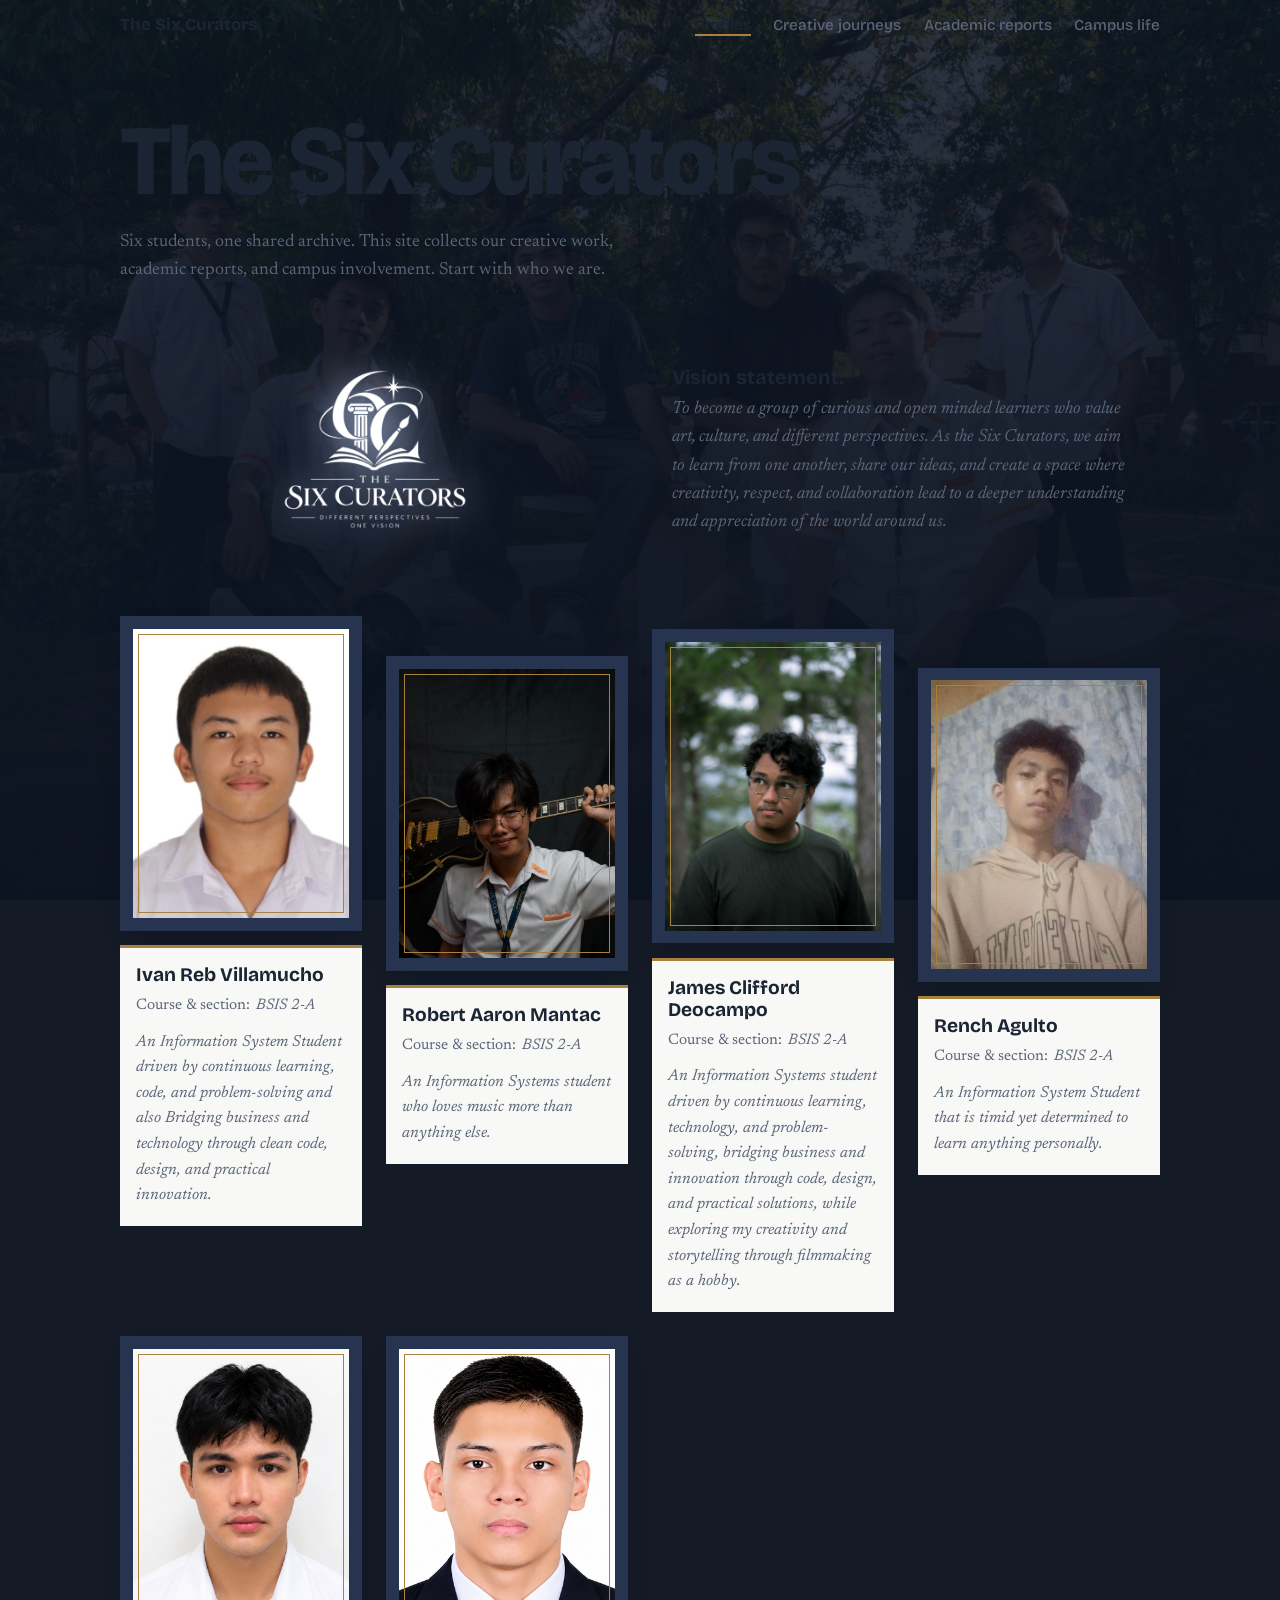
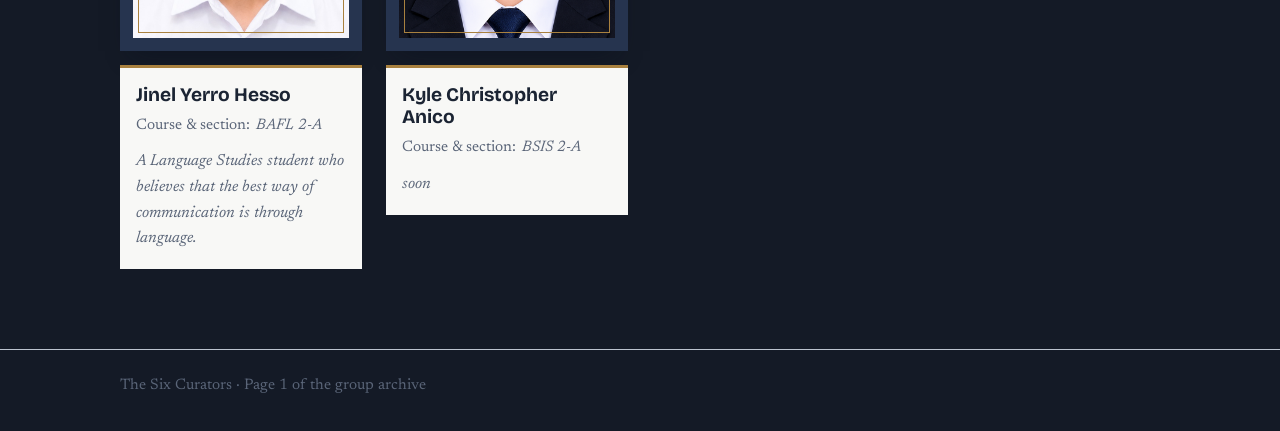
<file: index.html>
<!DOCTYPE html>
<html lang="en">
<head>
<meta charset="utf-8">
<meta name="viewport" content="width=device-width, initial-scale=1, viewport-fit=cover">
<title>The Six Curators — Profiles</title>
<link rel="preconnect" href="https://fonts.googleapis.com">
<link rel="preconnect" href="https://fonts.gstatic.com" crossorigin>
<link href="https://fonts.googleapis.com/css2?family=Bricolage+Grotesque:wght@500;700;800&family=Newsreader:ital,wght@0,400;0,500;1,400&display=swap" rel="stylesheet">
<link rel="stylesheet" href="style.css">
</head>
<body>
<nav><div class="wrap">
  <b>The Six Curators</b>
  <span class="on">Profiles</span>
  <a href="creative-journeys.html" class="soon">Creative journeys</a>
  <span class="soon">Academic reports</span>
  <span class="soon">Campus life</span>
</div></nav>

<header class="hero"><div class="wrap">
  <h1>The Six Curators</h1>
  <p class="lede">Six students, one shared archive. This site collects our creative work, academic reports, and campus involvement. Start with who we are.</p>
</div></header>

<main class="wrap">
  <section class="identity" aria-label="Group identity">
    <div class="slot logo-slot">
      <div class="logo-glow">
        <img src="assets/logo.png" alt="The Six Curators logo" class="team-logo">
      </div>
    </div>
    <div class="slot">
      <h2>Vision statement:</h2>
      <p>  To become a group of curious and open minded learners who value art, culture, and different perspectives. As the Six Curators, we aim to learn from one another, share our ideas, and create a space where creativity, respect, and collaboration lead to a deeper understanding and appreciation of the world around us.
</p>
    </div>
  </section>

  <section class="gallery" aria-label="Member profiles">
    <article class="piece">
      <div class="frame"><div class="photo"><img src="assets/ivan.jpg" alt="Ivan Reb Villamucho"></div></div>
      <div class="plate">
        <h3>Ivan Reb Villamucho</h3>
        <dl><dt>Course &amp; section:</dt><dd>BSIS 2-A</dd></dl>
        <p>An Information System Student driven by continuous learning, code, and problem-solving and also Bridging business and technology through clean code, design, and practical innovation.</p>
      </div>
    </article>
    <article class="piece">
      <div class="frame"><div class="photo"><img src="assets/robert.jpg" alt="Robert Aaron Mantac"></div></div>
      <div class="plate">
        <h3>Robert Aaron Mantac</h3>
        <dl><dt>Course &amp; section:</dt><dd>BSIS 2-A</dd></dl>
        <p>An Information Systems student who loves music more than anything else.</p>
      </div>
    </article>
    <article class="piece">
      <div class="frame"><div class="photo"><img src="assets/james.jpg" alt="James Clifford Deocampo"></div></div>
      <div class="plate">
        <h3>James Clifford Deocampo</h3>
        <dl><dt>Course &amp; section:</dt><dd>BSIS 2-A</dd></dl>
        <p>An Information Systems student driven by continuous learning, technology, and problem-solving, bridging business and innovation through code, design, and practical solutions, while exploring my creativity and storytelling through filmmaking as a hobby.</p>
      </div>
    </article>
    <article class="piece">
      <div class="frame"><div class="photo"><img src="assets/rench.jpg" alt="Rench Agulto"></div></div>
      <div class="plate">
        <h3>Rench Agulto</h3>
        <dl><dt>Course &amp; section:</dt><dd>BSIS 2-A</dd></dl>
        <p>An Information System Student that is timid yet determined to learn anything personally.</p>
      </div>
    </article>
        <article class="piece">
      <div class="frame"><div class="photo"><img src="assets/jinel.png" alt="Jinel Yerro Hesso"></div></div>
      <div class="plate">
        <h3>Jinel Yerro Hesso</h3>
        <dl><dt>Course &amp; section:</dt><dd>BAFL 2-A</dd></dl>
        <p>A Language Studies student who believes that the best way of communication is through language.</p>
      </div>
    </article>
    <article class="piece">
      <div class="frame"><div class="photo"><img src="assets/kyle.png" alt="Kyle Christopher Anico"></div></div>
      <div class="plate">
        <h3>Kyle Christopher Anico</h3>
        <dl><dt>Course &amp; section:</dt><dd>BSIS 2-A</dd></dl>
        <p>soon</p>
      </div>
    </article>
  </section>
</main>

<footer><div class="wrap">The Six Curators · Page 1 of the group archive</div></footer>
</body>
</html>
</file>
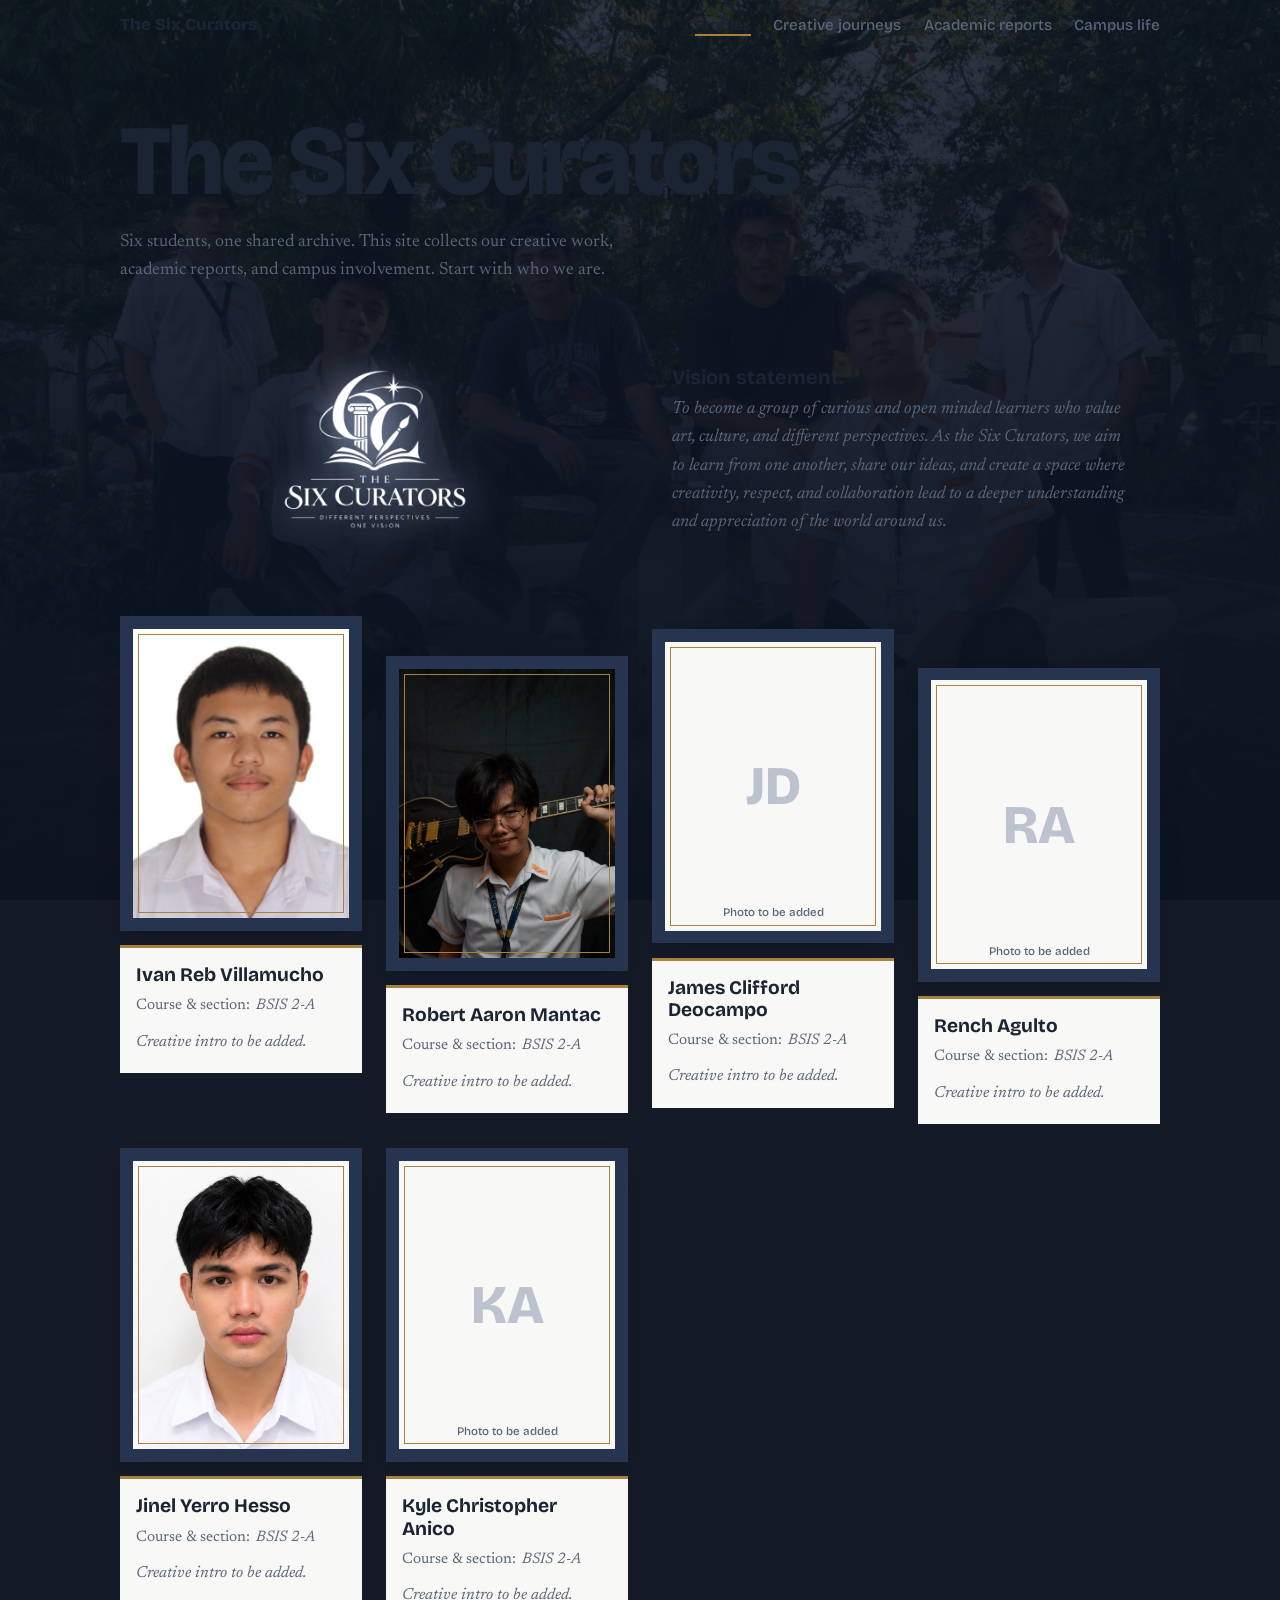
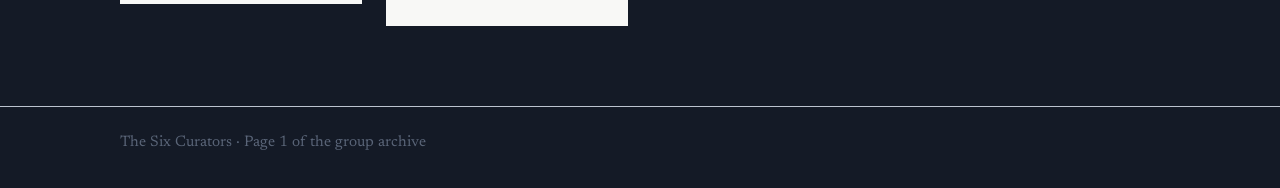
<file: The Four Curators — Profiles.html>
<!DOCTYPE html>
<html lang="en">
<head>
<meta charset="utf-8">
<meta name="viewport" content="width=device-width, initial-scale=1, viewport-fit=cover">
<title>The Six Curators — Profiles</title>
<link rel="preconnect" href="https://fonts.googleapis.com">
<link rel="preconnect" href="https://fonts.gstatic.com" crossorigin>
<link href="https://fonts.googleapis.com/css2?family=Bricolage+Grotesque:wght@500;700;800&family=Newsreader:ital,wght@0,400;0,500;1,400&display=swap" rel="stylesheet">
<link rel="stylesheet" href="style.css">
</head>
<body>
<nav><div class="wrap">
  <b>The Six Curators</b>
  <span class="on">Profiles</span>
  <span class="soon">Creative journeys</span>
  <span class="soon">Academic reports</span>
  <span class="soon">Campus life</span>
</div></nav>

<header class="hero"><div class="wrap">
  <h1>The Six Curators</h1>
  <p class="lede">Six students, one shared archive. This site collects our creative work, academic reports, and campus involvement. Start with who we are.</p>
</div></header>

<main class="wrap">
  <section class="identity" aria-label="Group identity">
    <div class="slot logo-slot">
      <div class="logo-glow">
        <img src="assets/logo.png" alt="The Six Curators logo" class="team-logo">
      </div>
    </div>
    <div class="slot">
      <h2>Vision statement:</h2>
      <p>  To become a group of curious and open minded learners who value art, culture, and different perspectives. As the Six Curators, we aim to learn from one another, share our ideas, and create a space where creativity, respect, and collaboration lead to a deeper understanding and appreciation of the world around us.
</p>
    </div>
  </section>

  <section class="gallery" aria-label="Member profiles">
    <article class="piece">
      <div class="frame"><div class="photo"><img src="assets/ivan.jpg" alt="Ivan Reb Villamucho"></div></div>
      <div class="plate">
        <h3>Ivan Reb Villamucho</h3>
        <dl><dt>Course &amp; section:</dt><dd>BSIS 2-A</dd></dl>
        <p>Creative intro to be added.</p>
      </div>
    </article>
    <article class="piece">
      <div class="frame"><div class="photo"><img src="assets/robert.jpg" alt="Robert Aaron Mantac"></div></div>
      <div class="plate">
        <h3>Robert Aaron Mantac</h3>
        <dl><dt>Course &amp; section:</dt><dd>BSIS 2-A</dd></dl>
        <p>Creative intro to be added.</p>
      </div>
    </article>
    <article class="piece">
      <div class="frame"><div class="photo"><span class="ini">JD</span><small>Photo to be added</small></div></div>
      <div class="plate">
        <h3>James Clifford Deocampo</h3>
        <dl><dt>Course &amp; section:</dt><dd>BSIS 2-A</dd></dl>
        <p>Creative intro to be added.</p>
      </div>
    </article>
    <article class="piece">
      <div class="frame"><div class="photo"><span class="ini">RA</span><small>Photo to be added</small></div></div>
      <div class="plate">
        <h3>Rench Agulto</h3>
        <dl><dt>Course &amp; section:</dt><dd>BSIS 2-A</dd></dl>
        <p>Creative intro to be added.</p>
      </div>
    </article>
        <article class="piece">
      <div class="frame"><div class="photo"><img src="assets/jinel.png" alt="Jinel Yerro Hesso"></div></div>
      <div class="plate">
        <h3>Jinel Yerro Hesso</h3>
        <dl><dt>Course &amp; section:</dt><dd>BSIS 2-A</dd></dl>
        <p>Creative intro to be added.</p>
      </div>
    </article>
    <article class="piece">
      <div class="frame"><div class="photo"><span class="ini">KA</span><small>Photo to be added</small></div></div>
      <div class="plate">
        <h3>Kyle Christopher Anico</h3>
        <dl><dt>Course &amp; section:</dt><dd>BSIS 2-A</dd></dl>
        <p>Creative intro to be added.</p>
      </div>
    </article>
  </section>
</main>

<footer><div class="wrap">The Six Curators · Page 1 of the group archive</div></footer>
</body>
</html>
</file>
<file: style.css>
﻿:root {
  --wall: #141a26;
  --paper: #f8f8f6;
  --ink: #1b2433;
  --muted: #5a6578;
  --frame: #26344f;
  --brass: #a9813f;
  --line: #bcc3ce;
}

@media (prefers-color-scheme: dark) {
  :root:not([data-theme="light"]) {
    --wall: #141a26;
    --paper: #1f2838;
    --ink: #eef1f6;
    --muted: #9aa5b8;
    --frame: #0b0f18;
    --brass: #d0a860;
    --line: #33405a;
    color-scheme: dark;
  }
}

:root[data-theme="dark"] {
  --wall: #141a26;
  --paper: #1f2838;
  --ink: #eef1f6;
  --muted: #9aa5b8;
  --frame: #0b0f18;
  --brass: #d0a860;
  --line: #33405a;
  color-scheme: dark;
}

* {
  box-sizing: border-box;
}

html {
  scroll-padding-top: env(safe-area-inset-top, 0px);
}

body {
  margin: 0;
  color: var(--ink);
  font: 400 1.1rem/1.6 "Newsreader", Georgia, serif;
  background-color: var(--wall);
  background-image:
    linear-gradient(rgba(20, 26, 38, 0.5), rgba(20, 26, 38, 1)),
    url("assets/bg.jpg");
  background-position: center;
  background-repeat: no-repeat;
  background-size: cover;
  background-attachment: fixed;
  position: relative;
}

body::before {
  content: "";
  position: fixed;
  inset: 0;
  background: rgba(11, 18, 32, 0.7);
  pointer-events: none;
}

.wrap {
  max-width: 1080px;
  margin: 0 auto;
  padding: 0 1.25rem;
  position: relative;
  z-index: 1;
}

nav {
  padding: 0.9rem 0;
}

nav .wrap {
  display: flex;
  gap: 1.4rem;
  flex-wrap: wrap;
  align-items: baseline;
}

nav b {
  font: 800 1.05rem "Bricolage Grotesque", system-ui, sans-serif;
  margin-right: auto;
}

nav span,
nav a {
  font: 500 0.95rem "Bricolage Grotesque", system-ui, sans-serif;
  color: var(--muted);
  text-decoration: none;
}

nav a:hover {
  color: var(--ink);
}

nav span.on,
nav a.on {
  color: var(--ink);
  border-bottom: 2px solid var(--brass);
}

header.hero {
  padding: 4rem 0 2.5rem;
}

h1 {
  font: 800 clamp(2.8rem, 9vw, 6.2rem) / 0.95 "Bricolage Grotesque", system-ui, sans-serif;
  letter-spacing: -0.03em;
  margin: 0 0 1.2rem;
}

.lede {
  max-width: 34rem;
  color: var(--muted);
  margin: 0;
}

.identity {
  display: grid;
  grid-template-columns: 1fr 1fr;
  gap: 1.25rem;
  margin: 1rem 0 3.5rem;
}

.slot {
  border: none;
  padding: 1.4rem;
  min-height: 11rem;
  display: flex;
  flex-direction: column;
  justify-content: center;
}

.slot h2 {
  font: 700 1.25rem "Bricolage Grotesque", system-ui, sans-serif;
  margin: 0 0 0.4rem;
}

.slot p {
  margin: 0;
  color: var(--muted);
  font-style: italic;
}

.logo-slot {
  display: flex;
  align-items: center;
  justify-content: center;
  background: transparent;
  border: none;
  overflow: visible;
  padding: 0;
}

.logo-glow {
  position: relative;
  width: min(100%, 220px);
  aspect-ratio: 1;
  display: grid;
  place-items: center;
  transition: transform 0.25s ease, filter 0.25s ease;
}

.logo-glow:hover {
  transform: scale(1);
  filter: drop-shadow(0 0 18px rgba(200, 218, 255, 0));
}

.team-logo {
  width: 100%;
  height: 100%;
  object-fit: contain;
  filter: brightness(0) invert(1) drop-shadow(0 0 20px rgba(200, 218, 255, 1));
  transition: transform 0.25s ease, filter 0.25s ease;
}

.logo-glow:hover .team-logo {
  transform: scale(1.07);
  filter: brightness(0) invert(1) drop-shadow(0 0 20px rgba(200, 218, 255, 1));
}

.gallery {
  display: grid;
  grid-template-columns: repeat(4, 1fr);
  gap: 1.5rem;
  align-items: start;
  padding-bottom: 5rem;
}

.piece:nth-child(2) {
  margin-top: 2.5rem;
}

.piece:nth-child(3) {
  margin-top: 0.8rem;
}

.piece:nth-child(4) {
  margin-top: 3.2rem;
}

.frame {
  background: var(--frame);
  padding: 0.8rem;
  box-shadow: 0 14px 24px -14px rgba(10, 15, 30, 0.55);
}

.photo {
  aspect-ratio: 3 / 4;
  background: var(--paper);
  display: grid;
  place-items: center;
  outline: 1px solid var(--brass);
  outline-offset: -6px;
  position: relative;
  overflow: hidden;
}

.photo img {
  width: 100%;
  height: 100%;
  object-fit: cover;
  display: block;
}

.photo .ini {
  font: 800 3.4rem "Bricolage Grotesque", system-ui, sans-serif;
  color: var(--line);
}

.photo small {
  position: absolute;
  bottom: 0.7rem;
  font: 500 0.72rem "Bricolage Grotesque", system-ui, sans-serif;
  color: var(--muted);
}

.plate {
  background: var(--paper);
  border-top: 3px solid var(--brass);
  margin-top: 0.9rem;
  padding: 1rem 1rem 1.1rem;
}

.plate h3 {
  font: 700 1.2rem/1.15 "Bricolage Grotesque", system-ui, sans-serif;
  margin: 0 0 0.5rem;
}

.plate dl {
  margin: 0 0 0.7rem;
  font-size: 0.95rem;
}

.plate dt {
  float: left;
  clear: left;
  color: var(--muted);
  margin-right: 0.4rem;
}

.plate dd {
  margin: 0;
  font-style: italic;
  color: var(--muted);
}

.plate p {
  margin: 0;
  font-size: 1rem;
  color: var(--muted);
  font-style: italic;
}

footer {
  border-top: 1px solid var(--line);
  padding: 1.5rem 0 2rem;
  color: var(--muted);
  font-size: 0.95rem;
}

@media (max-width: 900px) {
  .gallery {
    grid-template-columns: 1fr 1fr;
  }

  .piece:nth-child(n) {
    margin-top: 0;
  }
}

@media (max-width: 520px) {
  .gallery,
  .identity {
    grid-template-columns: 1fr;
  }
}

/* ── Creative Journeys ───────────────────────────────────────── */
.journeys {
  margin: 3rem 0 6rem;
}

.journey-grid {
  display: grid;
  gap: 2rem;
  margin-bottom: 1rem;
}

.journey-card {
  position: relative;
  isolation: isolate;
  background: transparent;
  border: none;
  box-shadow: none;
  transition: transform 0.4s ease, filter 0.4s ease;
  cursor: default;
}

.journey-card:hover {
  transform: translateY(-4px);
}

.journey-card::before {
  content: "";
  position: absolute;
  inset: 0;
  opacity: 0;
  transition: opacity 0.4s ease;
  z-index: -1;
  border-radius: 0;
}

.journey-card:hover::before {
  opacity: 1;
}

.journey-summary {
  font: "Newsreader", Georgia, serif;
  color: var(--ink);
  cursor: pointer;
  padding: 0.5rem 0;
  border: none;
  display: block;
  list-style: none;
  transition: color 0.3s ease, transform 0.3s ease;
  position: relative;
  margin-bottom: 0.5rem;
  z-index: 1;
}

.journey-summary:hover {
  color: var(--brass);
  transform: translateX(4px);
}

.journey-summary::-webkit-details-marker {
  display: none;
}

.journey-summary::after {
  content: "";
  position: absolute;
  bottom: 0;
  left: 0;
  width: 0;
  height: 1px;
  background: var(--brass);
  transition: width 0.3s ease;
}

.journey-summary:hover::after {
  width: 100%;
}

.journey-card details[open] .journey-summary::after {
  width: 100%;
  bottom: 2px;
}

.journey-content {
  padding: 1.5rem 0 0;
  display: grid;
  grid-template-columns: repeat(4, 1fr);
  gap: 0.75rem;
}

.journey-images {
  display: contents;
}

.journey-images .img-wrap {
  position: relative;
  width: 100%;
  height: 0;
  padding-bottom: 100%;
  overflow: hidden;
  background: #f8f8f6;
  border: 1px solid var(--line);
  cursor: pointer;
}

.journey-images .img-wrap.broken {
  background: var(--frame);
  display: flex;
  align-items: center;
  justify-content: center;
  color: var(--muted);
  font: 500 0.75rem "Bricolage Grotesque", system-ui, sans-serif;
}

.journey-images .img-wrap.broken::before {
  content: "Image not loading";
  opacity: 0.6;
}

.journey-images .img-wrap img {
  display: block;
  width: 100%;
  height: 100%;
  object-fit: cover;
  border: none;
  outline: none;
  opacity: 1;
  transition: transform 0.3s ease;
  position: absolute;
  top: 0;
  left: 0;
}

.journey-images .img-wrap img:hover {
  transform: scale(1.03);
}

.journey-images .img-caption {
  position: absolute;
  bottom: 0;
  left: 0;
  right: 0;
  background: rgba(11, 18, 32, 0.6);
  color: #eef1f6;
  font: 500 0.7rem/1.3 "Bricolage Grotesque", system-ui, sans-serif;
  padding: 0.4rem 0.6rem;
  text-align: center;
  opacity: 0;
  transition: opacity 0.3s ease;
  pointer-events: none;
}

.journey-images .img-wrap:hover .img-caption {
  opacity: 1;
}

.journey-reflection {
  grid-column: 1 / -1;
  margin-top: 1rem;
  padding: 1.25rem;
  background: var(--paper);
  border: none;
  border-left: 3px solid var(--brass);
  font: italic 1rem/1.7 "Newsreader", Georgia, serif;
  color: var(--muted);
  position: relative;
}

.journey-reflection::before {
  content: "“";
  font: 800 3rem "Bricolage Grotesque", system-ui, sans-serif;
  color: var(--brass);
  position: absolute;
  top: -0.6rem;
  left: 0.75rem;
  line-height: 1;
  opacity: 0.3;
}

.journey-reflection p {
  margin: 0;
  position: relative;
  z-index: 1;
}

.journey-placeholder {
  grid-column: 1 / -1;
  display: flex;
  flex-direction: column;
  align-items: center;
  justify-content: center;
  padding: 3rem 1rem;
  color: var(--muted);
  font: italic 1rem/1.6 "Newsreader", Georgia, serif;
  text-align: center;
  border: 1px dashed var(--line);
  background: transparent;
}

.journey-placeholder::before {
  content: "—";
  font: 800 2rem "Bricolage Grotesque", system-ui, sans-serif;
  color: var(--brass);
  margin-bottom: 0.75rem;
}

/* ── Lightbox ────────────────────────────────────────────────── */
.lightbox {
  position: fixed;
  inset: 0;
  z-index: 100;
  background: rgba(11, 18, 32, 0.92);
  display: none;
  align-items: center;
  justify-content: center;
  backdrop-filter: blur(6px);
  padding: 2rem;
  opacity: 0;
  transition: opacity 0.3s ease, visibility 0.3s ease;
  visibility: hidden;
}

.lightbox.open {
  display: flex;
  opacity: 1;
  visibility: visible;
}

.lightbox img {
  max-width: 85vw;
  max-height: 85vh;
  width: auto;
  height: auto;
  object-fit: contain;
  box-shadow: 0 30px 60px -20px rgba(0, 0, 0, 0.7);
  transform: scale(0.9);
  transition: transform 0.3s ease;
}

.lightbox.open img {
  transform: scale(1);
}

.lightbox .caption {
  position: absolute;
  bottom: 2rem;
  left: 50%;
  transform: translateX(-50%);
  color: #eef1f6;
  font: 500 1rem/1.5 "Newsreader", Georgia, serif;
  text-align: center;
  max-width: 60ch;
  text-shadow: 0 2px 10px rgba(0, 0, 0, 0.5);
}

.lightbox-close {
  position: absolute;
  top: 2rem;
  right: 2rem;
  color: #eef1f6;
  font: 800 2rem/1 "Bricolage Grotesque", system-ui, sans-serif;
  text-decoration: none;
  opacity: 0.6;
  transition: opacity 0.2s ease;
}

.lightbox-close:hover {
  opacity: 1;
  color: var(--brass);
}

/* ── Responsive ──────────────────────────────────────────────── */
@media (max-width: 900px) {
  .journey-grid {
    grid-template-columns: 1fr 1fr;
  }
}

@media (max-width: 520px) {
  .journey-grid {
    grid-template-columns: 1fr;
  }
  .journey-content {
    grid-template-columns: 1fr;
  }
}
</file>
